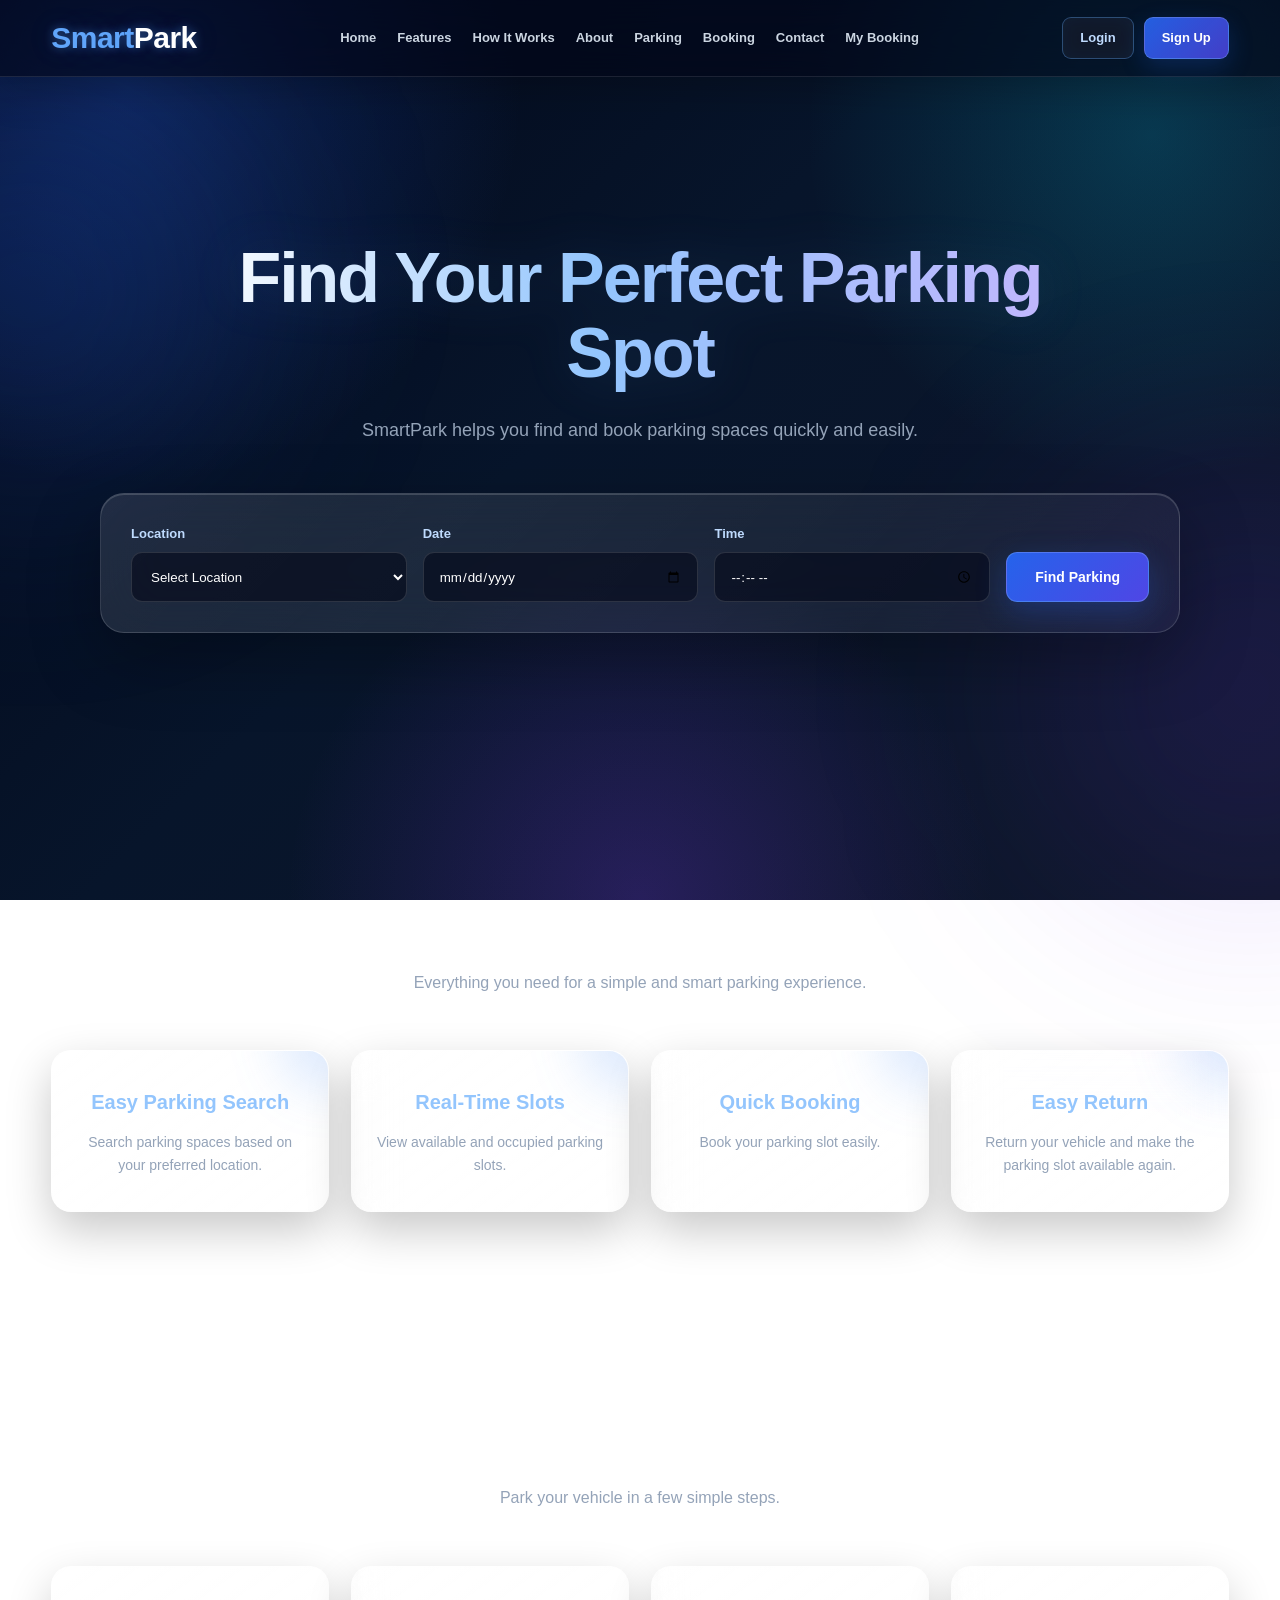
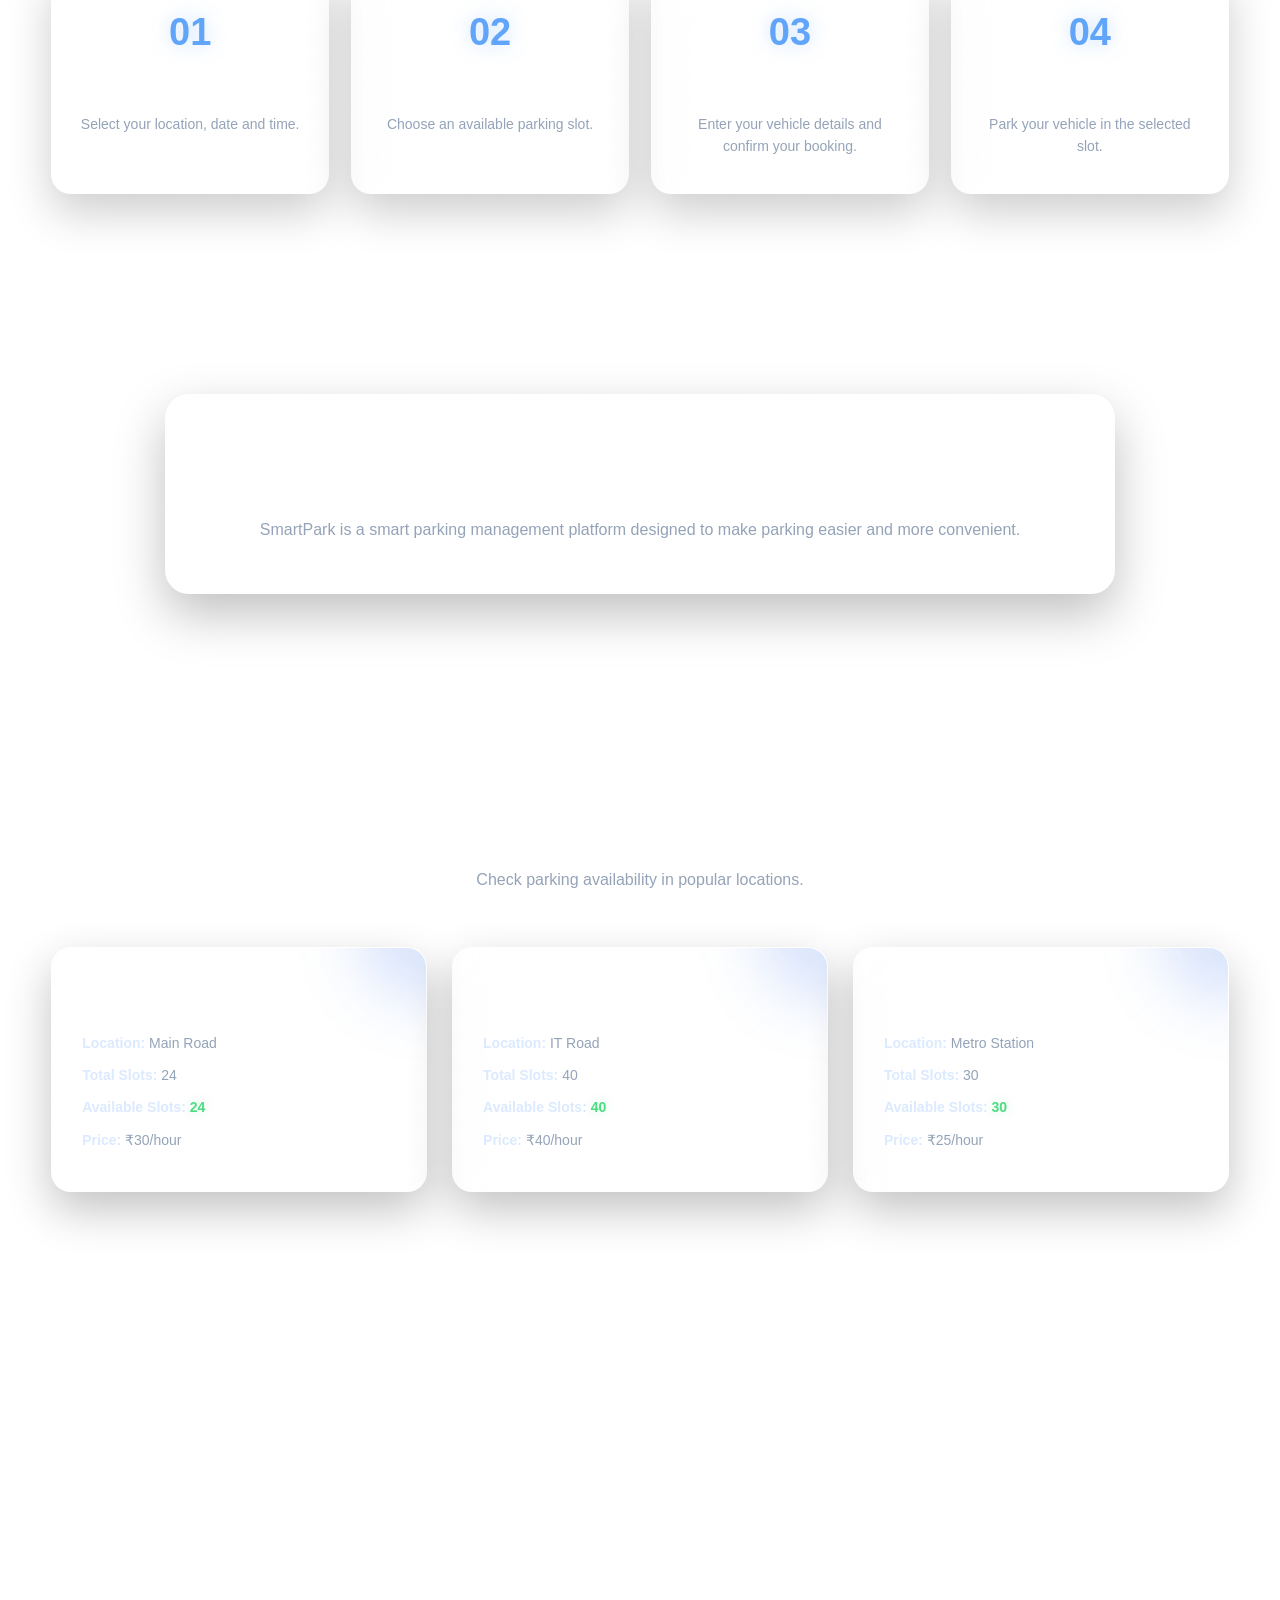
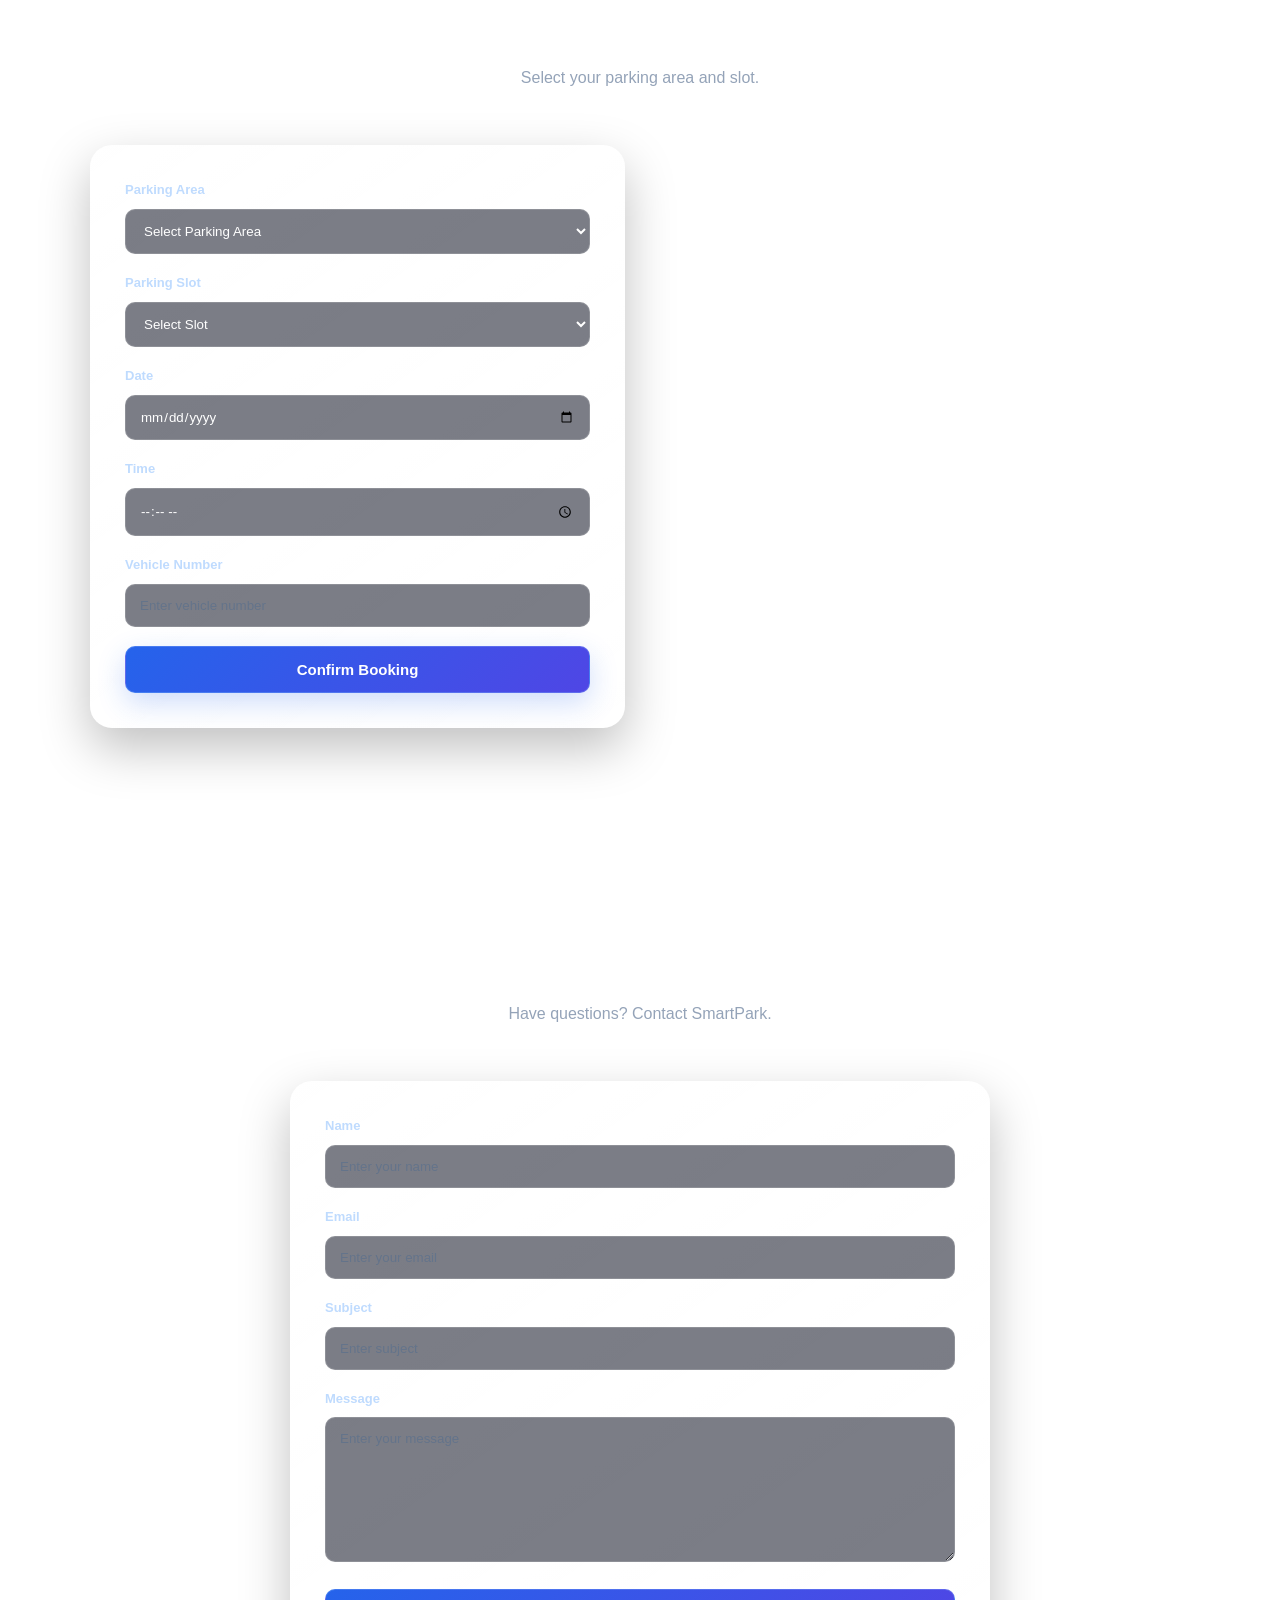
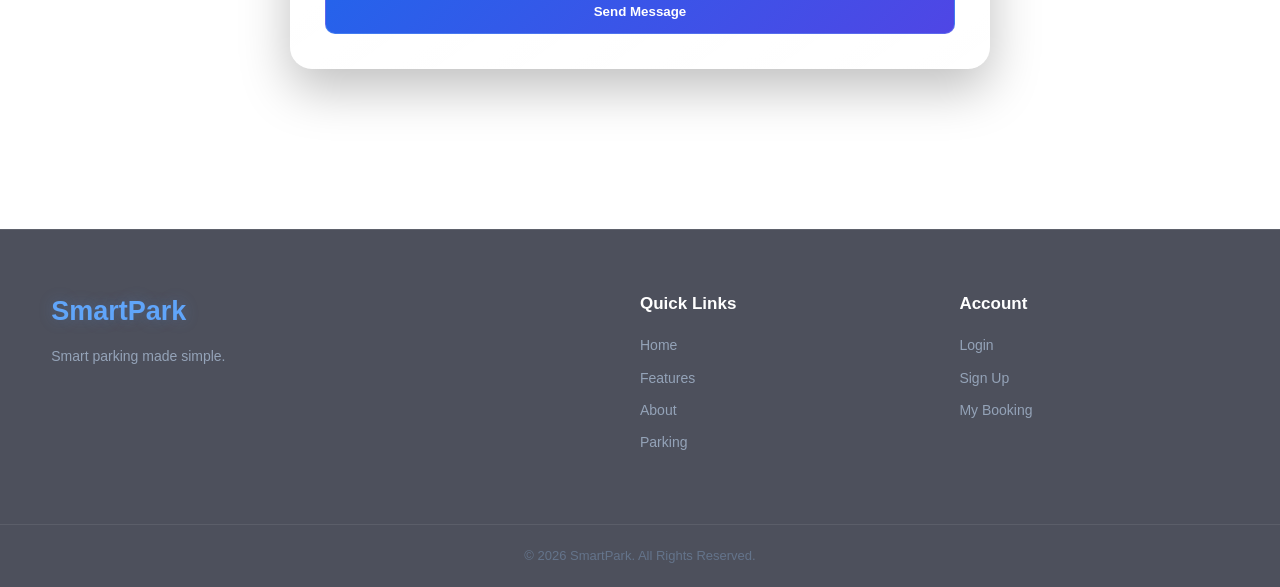
<file: index.html>
<!DOCTYPE html>
<html lang="en">

<head>
    <meta charset="UTF-8">
    <meta name="viewport" content="width=device-width, initial-scale=1.0">

    <title>SmartPark - Smart Parking Solution</title>

    <link rel="stylesheet" href="index.css">
</head>

<body>

<header class="header">

    <div class="container nav-container">

        <div class="logo">
            <h1>Smart<span>Park</span></h1>
        </div>


        <nav class="nav-menu">

            <a href="#Home">
                Home
            </a>

            <a href="#Features">
                Features
            </a>

            <a href="#HowItWorks">
                How It Works
            </a>

            <a href="#About">
                About
            </a>

            <a href="#Parking">
                Parking
            </a>

            <a href="#Booking">
                Booking
            </a>

            <a href="#Contact">
                Contact
            </a>

            <a href="dashboard.html">
                My Booking
            </a>

        </nav>


        <div
            class="auth-buttons"
            id="authButtons"
        >

            <a
                href="login.html"
                class="login-button"
                id="loginButton"
            >
                Login
            </a>


            <a
                href="signup.html"
                class="signup-button"
                id="signupButton"
            >
                Sign Up
            </a>


            <button
                type="button"
                class="logout-button"
                id="logoutButton"
                style="display: none;"
            >
                Logout
            </button>

        </div>

    </div>

</header>


<main>


<section
    class="home-section"
    id="Home"
>

    <div class="home-content">

        <h1>
            Find Your Perfect Parking Spot
        </h1>


        <p>
            SmartPark helps you find and book
            parking spaces quickly and easily.
        </p>


        <div class="search-container">


            <div class="search-field">

                <label for="location">
                    Location
                </label>


                <select id="location">

                    <option value="">
                        Select Location
                    </option>

                    <option value="Main Road">
                        Main Road
                    </option>

                    <option value="IT Road">
                        IT Road
                    </option>

                    <option value="Metro Station">
                        Metro Station
                    </option>

                </select>

            </div>


            <div class="search-field">

                <label for="date">
                    Date
                </label>


                <input
                    type="date"
                    id="date"
                >

            </div>


            <div class="search-field">

                <label for="time">
                    Time
                </label>


                <input
                    type="time"
                    id="time"
                >

            </div>


            <button
                type="button"
                id="searchBtn"
                class="search-button"
            >
                Find Parking
            </button>

        </div>

    </div>

</section>



<section
    class="section"
    id="Features"
>

    <div class="section-heading">

        <h2>
            SmartPark Features
        </h2>

        <p>
            Everything you need for a simple
            and smart parking experience.
        </p>

    </div>


    <div class="features-container">


        <div class="feature-card">

            <h3>
                Easy Parking Search
            </h3>

            <p>
                Search parking spaces based
                on your preferred location.
            </p>

        </div>


        <div class="feature-card">

            <h3>
                Real-Time Slots
            </h3>

            <p>
                View available and occupied
                parking slots.
            </p>

        </div>


        <div class="feature-card">

            <h3>
                Quick Booking
            </h3>

            <p>
                Book your parking slot easily.
            </p>

        </div>


        <div class="feature-card">

            <h3>
                Easy Return
            </h3>

            <p>
                Return your vehicle and make
                the parking slot available again.
            </p>

        </div>


    </div>

</section>



<section
    class="section"
    id="HowItWorks"
>

    <div class="section-heading">

        <h2>
            How It Works
        </h2>

        <p>
            Park your vehicle in a few
            simple steps.
        </p>

    </div>


    <div class="steps-container">


        <div class="step-card">

            <h3>
                01
            </h3>

            <h4>
                Search
            </h4>

            <p>
                Select your location,
                date and time.
            </p>

        </div>


        <div class="step-card">

            <h3>
                02
            </h3>

            <h4>
                Select Slot
            </h4>

            <p>
                Choose an available
                parking slot.
            </p>

        </div>


        <div class="step-card">

            <h3>
                03
            </h3>

            <h4>
                Book
            </h4>

            <p>
                Enter your vehicle details
                and confirm your booking.
            </p>

        </div>


        <div class="step-card">

            <h3>
                04
            </h3>

            <h4>
                Park
            </h4>

            <p>
                Park your vehicle in
                the selected slot.
            </p>

        </div>


    </div>

</section>



<section
    class="section about-section"
    id="About"
>

    <div class="section-heading">

        <h2>
            About SmartPark
        </h2>

        <p>
            SmartPark is a smart parking
            management platform designed
            to make parking easier and
            more convenient.
        </p>

    </div>

</section>



<section
    class="section"
    id="Parking"
>

    <div class="section-heading">

        <h2>
            Popular Parking Areas
        </h2>

        <p>
            Check parking availability
            in popular locations.
        </p>

    </div>


    <div
        id="parkingResults"
        class="parking-results"
    >


        <div class="parking-card">

            <h3>
                City Center Parking
            </h3>

            <p>
                <strong>
                    Location:
                </strong>

                Main Road
            </p>

            <p>
                <strong>
                    Total Slots:
                </strong>

                24
            </p>

            <p>
                <strong>
                    Available Slots:
                </strong>

                <span
                    class="available-slots"
                    data-parking="City Center Parking"
                >
                    24
                </span>
            </p>

            <p>
                <strong>
                    Price:
                </strong>

                ₹30/hour
            </p>

        </div>



        <div class="parking-card">

            <h3>
                Tech Park Parking
            </h3>

            <p>
                <strong>
                    Location:
                </strong>

                IT Road
            </p>

            <p>
                <strong>
                    Total Slots:
                </strong>

                40
            </p>

            <p>
                <strong>
                    Available Slots:
                </strong>

                <span
                    class="available-slots"
                    data-parking="Tech Park Parking"
                >
                    40
                </span>
            </p>

            <p>
                <strong>
                    Price:
                </strong>

                ₹40/hour
            </p>

        </div>



        <div class="parking-card">

            <h3>
                Metro Parking
            </h3>

            <p>
                <strong>
                    Location:
                </strong>

                Metro Station
            </p>

            <p>
                <strong>
                    Total Slots:
                </strong>

                30
            </p>

            <p>
                <strong>
                    Available Slots:
                </strong>

                <span
                    class="available-slots"
                    data-parking="Metro Parking"
                >
                    30
                </span>
            </p>

            <p>
                <strong>
                    Price:
                </strong>

                ₹25/hour
            </p>

        </div>


    </div>

</section>



<section class="section">

    <div id="slotsSection"></div>

</section>



<section
    class="section booking-section"
    id="Booking"
>

    <div class="section-heading">

        <h2>
            Book Your Parking Slot
        </h2>

        <p>
            Select your parking area
            and slot.
        </p>

    </div>


    <div class="booking-container">


        <div class="booking-form">


            <div class="form-group">

                <label for="bookingParking">
                    Parking Area
                </label>


                <select id="bookingParking">

                    <option value="">
                        Select Parking Area
                    </option>

                </select>

            </div>



            <div class="form-group">

                <label for="bookingSlot">
                    Parking Slot
                </label>


                <select id="bookingSlot">

                    <option value="">
                        Select Slot
                    </option>

                </select>

            </div>



            <div class="form-group">

                <label for="bookingDate">
                    Date
                </label>


                <input
                    type="date"
                    id="bookingDate"
                >

            </div>



            <div class="form-group">

                <label for="bookingTime">
                    Time
                </label>


                <input
                    type="time"
                    id="bookingTime"
                >

            </div>



            <div class="form-group">

                <label for="vehicleNumber">
                    Vehicle Number
                </label>


                <input
                    type="text"
                    id="vehicleNumber"
                    placeholder="Enter vehicle number"
                >

            </div>



            <button
                type="button"
                class="confirm-button"
            >
                Confirm Booking
            </button>


        </div>


        <div id="bookingConfirmation"></div>


    </div>

</section>



<section
    class="section contact-section"
    id="Contact"
>

    <div class="section-heading">

        <h2>
            Contact Us
        </h2>

        <p>
            Have questions?
            Contact SmartPark.
        </p>

    </div>


    <div class="contact-container">


        <div class="contact-form">


            <div class="form-group">

                <label for="contactName">
                    Name
                </label>


                <input
                    type="text"
                    id="contactName"
                    placeholder="Enter your name"
                >

            </div>



            <div class="form-group">

                <label for="contactEmail">
                    Email
                </label>


                <input
                    type="email"
                    id="contactEmail"
                    placeholder="Enter your email"
                >

            </div>



            <div class="form-group">

                <label for="contactSubject">
                    Subject
                </label>


                <input
                    type="text"
                    id="contactSubject"
                    placeholder="Enter subject"
                >

            </div>



            <div class="form-group">

                <label for="contactMessage">
                    Message
                </label>


                <textarea
                    id="contactMessage"
                    placeholder="Enter your message"
                ></textarea>

            </div>



            <button
                type="button"
                class="contact-button"
            >
                Send Message
            </button>


        </div>

    </div>

</section>


</main>



<footer class="footer">


    <div class="footer-container">


        <div class="footer-section">

            <h2>
                SmartPark
            </h2>

            <p>
                Smart parking made simple.
            </p>

        </div>



        <div class="footer-section">

            <h3>
                Quick Links
            </h3>


            <a href="#Home">
                Home
            </a>


            <a href="#Features">
                Features
            </a>


            <a href="#About">
                About
            </a>


            <a href="#Parking">
                Parking
            </a>

        </div>



        <div class="footer-section">

            <h3>
                Account
            </h3>


            <a href="login.html">
                Login
            </a>


            <a href="signup.html">
                Sign Up
            </a>


            <a href="dashboard.html">
                My Booking
            </a>

        </div>


    </div>



    <div class="footer-bottom">

        <p>
            © 2026 SmartPark. All Rights Reserved.
        </p>

    </div>


</footer>



<script src="index.js"></script>

</body>

</html>
</file>
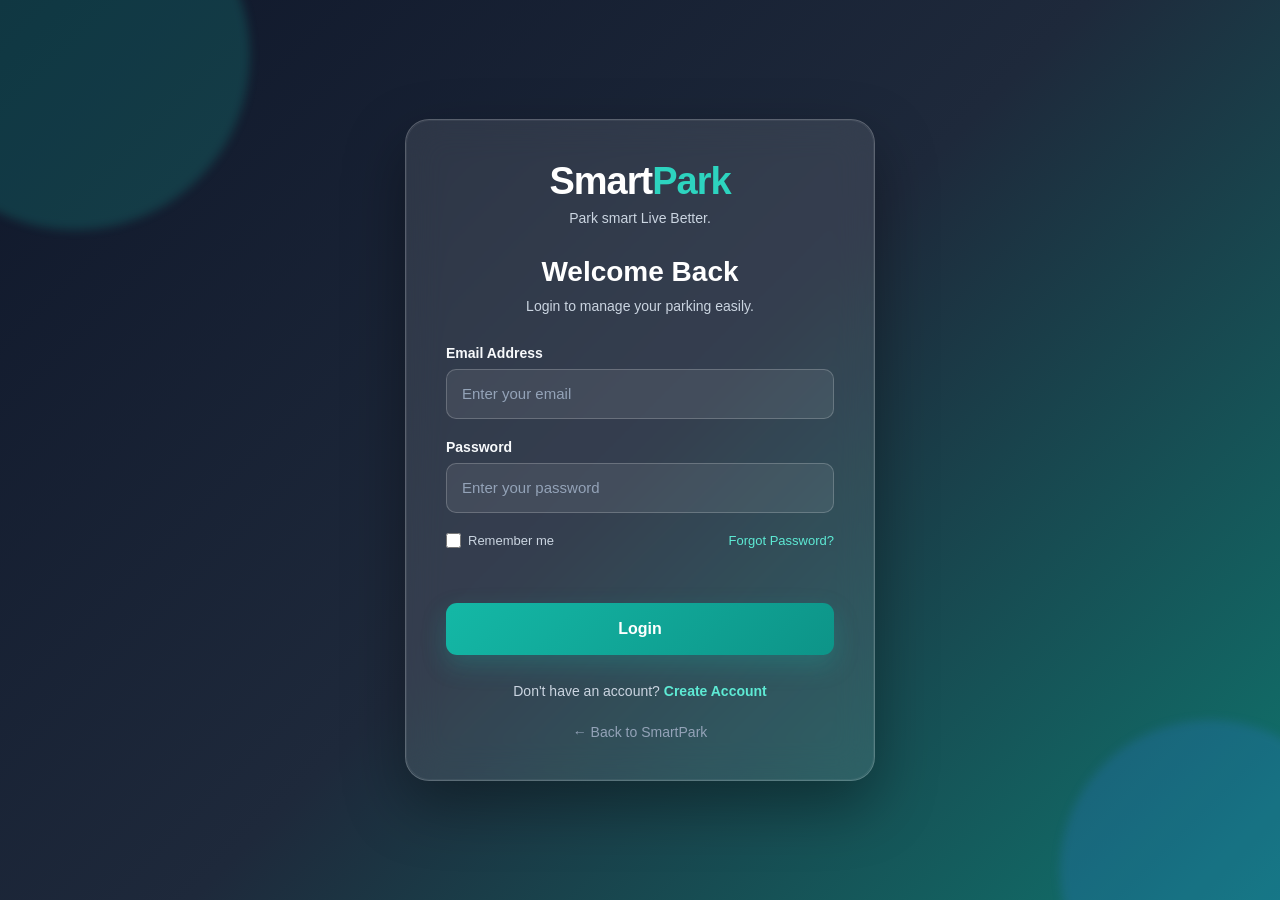
<file: dashboard.html>
<!DOCTYPE html>
<html lang="en">

<head>
    <meta charset="UTF-8">
    <meta name="viewport" content="width=device-width, initial-scale=1.0">

    <title>SmartPark - Dashboard</title>

    <link rel="stylesheet" href="dashboard.css">
</head>

<body>

    <header class="dashboard-header">

        <div class="logo">
            <h1>Smart<span>Park</span></h1>
        </div>

        <button id="logoutButton" class="logout-button">
            Logout
        </button>

    </header>


    <main>

        <section class="welcome-section">

            <h2>
                Welcome, <span id="userName">User</span>
            </h2>

            <p>
                Manage your parking easily from your dashboard.
            </p>

        </section>


        <section class="dashboard-section">

            <div class="dashboard-container">

                <div class="dashboard-card">

                    <h3>Find Parking</h3>

                    <p>
                        Search and book an available parking slot.
                    </p>

                    <a href="index.html#Home" class="dashboard-button">
                        Find Parking
                    </a>

                </div>


                <div class="dashboard-card">

                    <h3>My Booking</h3>

                    <p>
                        View your current parking booking details.
                    </p>

                    <button id="viewBookingButton" class="dashboard-button">
                        View Booking
                    </button>

                </div>


                <div class="dashboard-card">

                    <h3>Return Car</h3>

                    <p>
                        Return your vehicle and release your parking slot.
                    </p>

                    <button id="returnCarButton" class="dashboard-button">
                        Return Car
                    </button>

                </div>


                <div class="dashboard-card">

                    <h3>Profile</h3>

                    <p>
                        View your account information.
                    </p>

                    <button id="profileButton" class="dashboard-button">
                        View Profile
                    </button>

                </div>

            </div>

        </section>


        <section id="bookingSummary" class="booking-summary">

            <h2>My Booking</h2>

            <div id="bookingDetails">

                <p>
                    No active booking found.
                </p>

            </div>

        </section>


        <section id="profileDetails" class="profile-section">

            <h2>Profile</h2>

            <div class="profile-card">

                <p>
                    <strong>First Name:</strong>
                    <span id="profileFirstName"></span>
                </p>

                <p>
                    <strong>Last Name:</strong>
                    <span id="profileLastName"></span>
                </p>

                <p>
                    <strong>Email:</strong>
                    <span id="profileEmail"></span>
                </p>

            </div>

        </section>


        <section id="returnSection" class="return-section">

            <div id="returnForm">

            </div>

        </section>

    </main>


    <footer class="dashboard-footer">

        <p>
            © 2026 SmartPark. All rights reserved.
        </p>

    </footer>


    <script src="dashboard.js"></script>

</body>

</html>
```
</file>
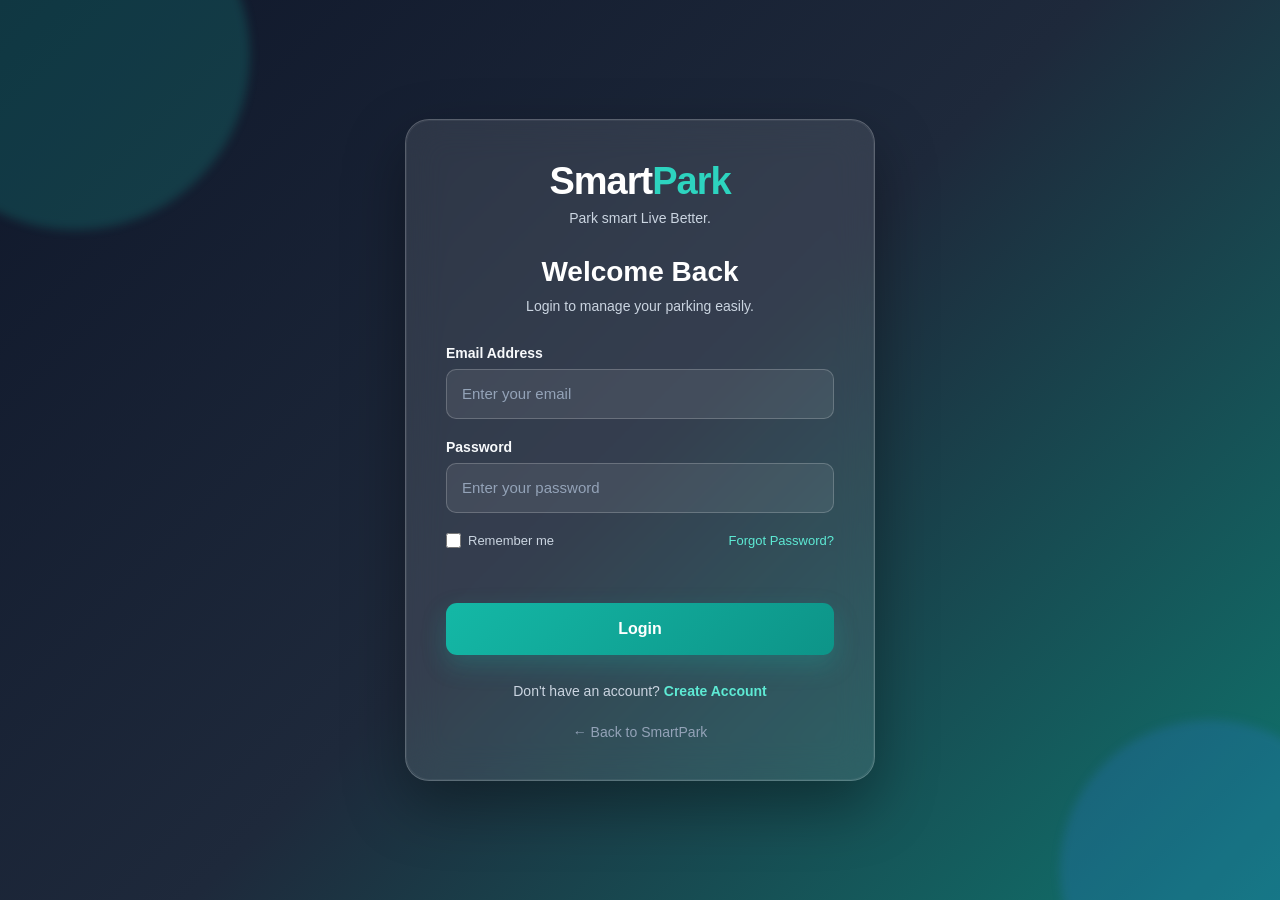
<file: login.html>
<!DOCTYPE html>
<html lang="en">
<head>
    <meta charset="UTF-8">
    <meta name="viewport" content="width=device-width, initial-scale=1.0">

    <title>Login - SmartPark</title>

    <link rel="stylesheet" href="login.css">
</head>

<body>

    <div class="login-page">

        <div class="login-card">

            <div class="login-logo">
                <h1>Smart<span>Park</span></h1>
                <p>Park smart Live Better.</p>
            </div>

            <div class="login-heading">
                <h2>Welcome Back</h2>
                <p>Login to manage your parking easily.</p>
            </div>

            <form id="loginForm">

                <div class="login-field">
                    <label for="loginEmail">Email Address</label>

                    <input
                        type="email"
                        id="loginEmail"
                        placeholder="Enter your email"
                        autocomplete="email"
                    >
                </div>

                <div class="login-field">
                    <label for="loginPassword">Password</label>

                    <input
                        type="password"
                        id="loginPassword"
                        placeholder="Enter your password"
                        autocomplete="current-password"
                    >
                </div>

                <div class="login-options">

                    <label>
                        <input
                            type="checkbox"
                            id="rememberMe"
                        >
                        Remember me
                    </label>

                    <a href="#">Forgot Password?</a>

                </div>

                <p id="loginMessage"></p>

                <button
                    type="button"
                    id="loginButton"
                >
                    Login
                </button>

            </form>

            <p class="signup-link">
                Don't have an account?
                <a href="signup.html">Create Account</a>
            </p>

            <a
                class="back-home"
                href="index.html"
            >
                ← Back to SmartPark
            </a>

        </div>

    </div>

    <script>

        const loginButton =
            document.getElementById("loginButton");

        loginButton.addEventListener("click", function () {

            const email =
                document.getElementById("loginEmail").value.trim();

            const password =
                document.getElementById("loginPassword").value;

            if (email === "") {
                alert("Please enter your email");
                return;
            }

            if (password === "") {
                alert("Please enter your password");
                return;
            }

            const savedUser =
                localStorage.getItem("smartParkUser");

            if (savedUser === null) {
                alert("No account found. Please create an account first.");
                return;
            }

            const user =
                JSON.parse(savedUser);

            if (
                email === user.email &&
                password === user.password
            ) {

                localStorage.setItem(
                    "smartParkLoggedIn",
                    "true"
                );

                localStorage.setItem(
                    "smartParkUserName",
                    user.firstName
                );

                alert("Login successful!");

                window.location.href =
                    "dashboard.html";

            } else {

                alert("Invalid email or password");

            }

        });

    </script>

</body>
</html>
</file>
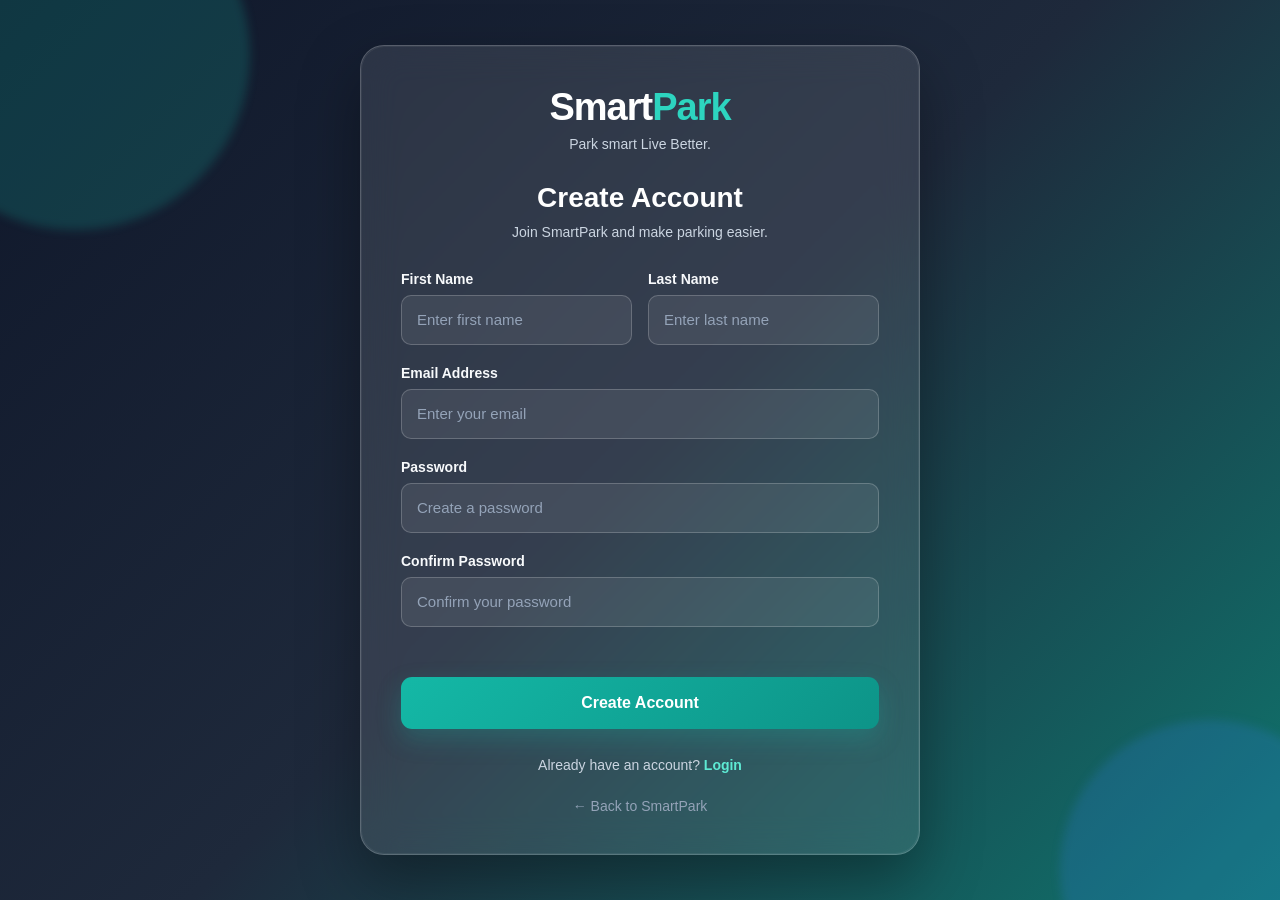
<file: signup.html>
<!DOCTYPE html>
<html lang="en">
<head>
    <meta charset="UTF-8">
    <meta name="viewport" content="width=device-width, initial-scale=1.0">

    <title>Sign Up - SmartPark</title>

    <link rel="stylesheet" href="./login.css">
</head>

<body>

    <div class="signup-page">

        <div class="signup-card">

            <div class="signup-logo">
                <h1>Smart<span>Park</span></h1>
                <p>Park smart Live Better.</p>
            </div>

            <div class="signup-heading">
                <h2>Create Account</h2>
                <p>Join SmartPark and make parking easier.</p>
            </div>

            <form id="signupForm">

                <div class="name-row">

                    <div class="signup-field">
                        <label for="firstName">First Name</label>

                        <input
                            type="text"
                            id="firstName"
                            placeholder="Enter first name"
                            autocomplete="given-name"
                        >
                    </div>

                    <div class="signup-field">
                        <label for="lastName">Last Name</label>

                        <input
                            type="text"
                            id="lastName"
                            placeholder="Enter last name"
                            autocomplete="family-name"
                        >
                    </div>

                </div>

                <div class="signup-field">

                    <label for="signupEmail">Email Address</label>

                    <input
                        type="email"
                        id="signupEmail"
                        placeholder="Enter your email"
                        autocomplete="email"
                    >

                </div>

                <div class="signup-field">

                    <label for="signupPassword">Password</label>

                    <input
                        type="password"
                        id="signupPassword"
                        placeholder="Create a password"
                        autocomplete="new-password"
                    >

                </div>

                <div class="signup-field">

                    <label for="confirmPassword">Confirm Password</label>

                    <input
                        type="password"
                        id="confirmPassword"
                        placeholder="Confirm your password"
                        autocomplete="new-password"
                    >

                </div>

                <p id="signupMessage"></p>

                <button
                    type="button"
                    id="signupButton"
                >
                    Create Account
                </button>

            </form>

            <p class="login-link">
                Already have an account?
                <a href="login.html">Login</a>
            </p>

            <a
                class="back-home"
                href="index.html"
            >
                ← Back to SmartPark
            </a>

        </div>

    </div>

    <script src="./signup.js"></script>

</body>
</html>
</file>
<file: index.css>
* {
    margin: 0;
    padding: 0;
    box-sizing: border-box;
}

html {
    scroll-behavior: smooth;
}

body {
    font-family: Arial, Helvetica, sans-serif;
    color: #ffffff;
    background:
        radial-gradient(circle at 10% 10%, rgba(37, 99, 235, 0.30), transparent 28%),
        radial-gradient(circle at 90% 15%, rgba(6, 182, 212, 0.22), transparent 25%),
        radial-gradient(circle at 50% 100%, rgba(124, 58, 237, 0.25), transparent 32%),
        linear-gradient(135deg, #020617 0%, #07152b 45%, #0f172a 100%);
    background-attachment: fixed;
    min-height: 100vh;
    line-height: 1.6;
    overflow-x: hidden;
}

body::before {
    content: "";
    position: fixed;
    width: 420px;
    height: 420px;
    top: 80px;
    left: -180px;
    border-radius: 50%;
    background: rgba(37, 99, 235, 0.16);
    filter: blur(110px);
    pointer-events: none;
    z-index: -1;
}

body::after {
    content: "";
    position: fixed;
    width: 420px;
    height: 420px;
    right: -180px;
    bottom: 0;
    border-radius: 50%;
    background: rgba(124, 58, 237, 0.14);
    filter: blur(120px);
    pointer-events: none;
    z-index: -1;
}

a {
    text-decoration: none;
    color: inherit;
}

button,
input,
select,
textarea {
    font-family: inherit;
}

button {
    cursor: pointer;
}

.container {
    width: 92%;
    max-width: 1280px;
    margin: auto;
}


/* HEADER */

.header {
    position: sticky;
    top: 0;
    z-index: 1000;
    width: 100%;
    background: rgba(2, 6, 23, 0.62);
    border-bottom: 1px solid rgba(255, 255, 255, 0.10);
    backdrop-filter: blur(24px);
    -webkit-backdrop-filter: blur(24px);
    box-shadow:
        0 10px 40px rgba(0, 0, 0, 0.25);
}

.nav-container {
    min-height: 76px;
    display: flex;
    align-items: center;
    justify-content: space-between;
    gap: 20px;
}

.logo h1 {
    font-size: 30px;
    font-weight: 800;
    letter-spacing: -0.5px;
    color: #60a5fa;
    text-shadow:
        0 0 10px rgba(96, 165, 250, 0.45),
        0 0 30px rgba(59, 130, 246, 0.20);
}

.logo span {
    color: #ffffff;
}

.nav-menu {
    display: flex;
    align-items: center;
    justify-content: center;
    gap: 21px;
}

.nav-menu a {
    position: relative;
    color: #cbd5e1;
    font-size: 13px;
    font-weight: 600;
    transition: 0.3s ease;
}

.nav-menu a::after {
    content: "";
    position: absolute;
    width: 0;
    height: 2px;
    left: 50%;
    bottom: -8px;
    border-radius: 10px;
    background: #60a5fa;
    box-shadow: 0 0 10px #60a5fa;
    transform: translateX(-50%);
    transition: 0.3s ease;
}

.nav-menu a:hover {
    color: #ffffff;
}

.nav-menu a:hover::after {
    width: 100%;
}

.auth-buttons {
    display: flex;
    align-items: center;
    gap: 10px;
}

.login-button,
.signup-button {
    padding: 10px 17px;
    border-radius: 9px;
    font-size: 13px;
    font-weight: 700;
    transition: 0.3s ease;
}

.login-button {
    color: #bfdbfe;
    background: rgba(255, 255, 255, 0.06);
    border: 1px solid rgba(96, 165, 250, 0.35);
    backdrop-filter: blur(10px);
}

.login-button:hover {
    color: #ffffff;
    background: rgba(59, 130, 246, 0.20);
    border-color: #60a5fa;
    box-shadow: 0 0 20px rgba(59, 130, 246, 0.25);
}

.signup-button {
    color: #ffffff;
    background: linear-gradient(
        135deg,
        rgba(37, 99, 235, 0.95),
        rgba(79, 70, 229, 0.85)
    );
    border: 1px solid rgba(147, 197, 253, 0.30);
    box-shadow:
        0 8px 25px rgba(37, 99, 235, 0.22);
}

.signup-button:hover {
    transform: translateY(-2px);
    box-shadow:
        0 10px 30px rgba(37, 99, 235, 0.40),
        0 0 25px rgba(96, 165, 250, 0.20);
}

.logout-button {
    padding: 10px 18px;
    border: 1px solid rgba(248, 113, 113, 0.35);
    border-radius: 9px;
    background: rgba(239, 68, 68, 0.72);
    color: #ffffff;
    font-size: 13px;
    font-weight: 700;
    transition: 0.3s ease;
}

.logout-button:hover {
    background: rgba(220, 38, 38, 0.90);
    transform: translateY(-2px);
    box-shadow: 0 0 22px rgba(239, 68, 68, 0.30);
}


/* HOME */

.home-section {
    min-height: 720px;
    display: flex;
    align-items: center;
    justify-content: center;
    padding: 100px 20px;
    position: relative;
}

.home-content {
    width: 100%;
    max-width: 1120px;
    text-align: center;
}

.home-content h1 {
    max-width: 900px;
    margin: 0 auto 24px;
    font-size: clamp(42px, 6vw, 70px);
    line-height: 1.08;
    font-weight: 800;
    letter-spacing: -2px;
    background: linear-gradient(
        90deg,
        #ffffff 0%,
        #93c5fd 45%,
        #c4b5fd 100%
    );
    -webkit-background-clip: text;
    -webkit-text-fill-color: transparent;
    filter: drop-shadow(
        0 0 25px rgba(96, 165, 250, 0.12)
    );
}

.home-content > p {
    max-width: 720px;
    margin: auto;
    margin-bottom: 48px;
    color: #94a3b8;
    font-size: 18px;
}


/* SEARCH */

.search-container {
    width: 100%;
    max-width: 1080px;
    margin: auto;
    padding: 30px;
    display: flex;
    align-items: end;
    gap: 16px;
    background:
        linear-gradient(
            135deg,
            rgba(255, 255, 255, 0.11),
            rgba(255, 255, 255, 0.045)
        );
    border: 1px solid rgba(255, 255, 255, 0.15);
    border-radius: 24px;
    backdrop-filter: blur(28px);
    -webkit-backdrop-filter: blur(28px);
    box-shadow:
        0 25px 70px rgba(0, 0, 0, 0.30),
        inset 0 1px rgba(255, 255, 255, 0.16);
}

.search-field {
    flex: 1;
    text-align: left;
}

.search-field label {
    display: block;
    margin-bottom: 8px;
    color: #bfdbfe;
    font-size: 13px;
    font-weight: 700;
}

.search-field input,
.search-field select {
    width: 100%;
    height: 50px;
    padding: 0 15px;
    color: #ffffff;
    background: rgba(2, 6, 23, 0.55);
    border: 1px solid rgba(255, 255, 255, 0.13);
    border-radius: 11px;
    outline: none;
    transition: 0.3s ease;
}

.search-field input::placeholder {
    color: #64748b;
}

.search-field select option {
    background: #0f172a;
    color: #ffffff;
}

.search-field input:focus,
.search-field select:focus {
    border-color: rgba(96, 165, 250, 0.75);
    box-shadow:
        0 0 0 3px rgba(59, 130, 246, 0.08),
        0 0 22px rgba(59, 130, 246, 0.16);
}

.search-button {
    height: 50px;
    padding: 0 28px;
    border: 1px solid rgba(147, 197, 253, 0.30);
    border-radius: 11px;
    color: #ffffff;
    background: linear-gradient(
        135deg,
        #2563eb,
        #4f46e5
    );
    font-size: 14px;
    font-weight: 700;
    white-space: nowrap;
    box-shadow:
        0 10px 30px rgba(37, 99, 235, 0.28);
    transition: 0.3s ease;
}

.search-button:hover {
    transform: translateY(-3px);
    box-shadow:
        0 15px 35px rgba(37, 99, 235, 0.40),
        0 0 25px rgba(96, 165, 250, 0.15);
}


/* SECTIONS */

.section {
    width: 92%;
    max-width: 1200px;
    margin: auto;
    padding: 100px 0;
}

.section-heading {
    text-align: center;
    margin-bottom: 55px;
}

.section-heading h2 {
    margin-bottom: 12px;
    color: #ffffff;
    font-size: 38px;
    font-weight: 800;
    letter-spacing: -0.7px;
}

.section-heading p {
    color: #94a3b8;
    font-size: 16px;
}


/* FEATURE CARDS */

.features-container {
    display: grid;
    grid-template-columns: repeat(4, 1fr);
    gap: 22px;
}

.feature-card {
    position: relative;
    padding: 35px 24px;
    text-align: center;
    overflow: hidden;
    background:
        linear-gradient(
            145deg,
            rgba(255, 255, 255, 0.105),
            rgba(255, 255, 255, 0.035)
        );
    border: 1px solid rgba(255, 255, 255, 0.13);
    border-radius: 20px;
    backdrop-filter: blur(22px);
    -webkit-backdrop-filter: blur(22px);
    box-shadow:
        0 18px 45px rgba(0, 0, 0, 0.22),
        inset 0 1px rgba(255, 255, 255, 0.13);
    transition: 0.35s ease;
}

.feature-card::before {
    content: "";
    position: absolute;
    width: 100px;
    height: 100px;
    top: -60px;
    right: -50px;
    border-radius: 50%;
    background: rgba(59, 130, 246, 0.16);
    filter: blur(25px);
}

.feature-card:hover {
    transform: translateY(-10px);
    border-color: rgba(96, 165, 250, 0.38);
    box-shadow:
        0 25px 55px rgba(0, 0, 0, 0.30),
        0 0 30px rgba(59, 130, 246, 0.12);
}

.feature-card h3 {
    margin-bottom: 13px;
    color: #93c5fd;
    font-size: 20px;
}

.feature-card p {
    color: #94a3b8;
    font-size: 14px;
}


/* HOW IT WORKS */

.steps-container {
    display: grid;
    grid-template-columns: repeat(4, 1fr);
    gap: 22px;
}

.step-card {
    padding: 35px 24px;
    text-align: center;
    background:
        linear-gradient(
            145deg,
            rgba(255, 255, 255, 0.10),
            rgba(255, 255, 255, 0.035)
        );
    border: 1px solid rgba(255, 255, 255, 0.13);
    border-radius: 20px;
    backdrop-filter: blur(20px);
    -webkit-backdrop-filter: blur(20px);
    box-shadow:
        0 18px 45px rgba(0, 0, 0, 0.20),
        inset 0 1px rgba(255, 255, 255, 0.12);
    transition: 0.35s ease;
}

.step-card:hover {
    transform: translateY(-8px);
    border-color: rgba(129, 140, 248, 0.40);
    box-shadow:
        0 22px 50px rgba(0, 0, 0, 0.28),
        0 0 25px rgba(99, 102, 241, 0.12);
}

.step-card h3 {
    margin-bottom: 10px;
    color: #60a5fa;
    font-size: 38px;
    text-shadow:
        0 0 18px rgba(96, 165, 250, 0.35);
}

.step-card h4 {
    margin-bottom: 10px;
    color: #ffffff;
    font-size: 19px;
}

.step-card p {
    color: #94a3b8;
    font-size: 14px;
}


/* ABOUT */

.about-section {
    max-width: 950px;
    text-align: center;
}

.about-section .section-heading {
    margin-bottom: 0;
    padding: 50px;
    background:
        linear-gradient(
            145deg,
            rgba(255, 255, 255, 0.105),
            rgba(255, 255, 255, 0.035)
        );
    border: 1px solid rgba(255, 255, 255, 0.14);
    border-radius: 24px;
    backdrop-filter: blur(22px);
    -webkit-backdrop-filter: blur(22px);
    box-shadow:
        0 20px 50px rgba(0, 0, 0, 0.25),
        inset 0 1px rgba(255, 255, 255, 0.12);
}


/* PARKING */

.parking-results {
    display: grid;
    grid-template-columns: repeat(3, 1fr);
    gap: 25px;
}

.parking-card {
    position: relative;
    overflow: hidden;
    padding: 30px;
    background:
        linear-gradient(
            145deg,
            rgba(255, 255, 255, 0.105),
            rgba(255, 255, 255, 0.035)
        );
    border: 1px solid rgba(255, 255, 255, 0.14);
    border-radius: 20px;
    backdrop-filter: blur(22px);
    -webkit-backdrop-filter: blur(22px);
    box-shadow:
        0 18px 45px rgba(0, 0, 0, 0.24),
        inset 0 1px rgba(255, 255, 255, 0.12);
    transition: 0.35s ease;
}

.parking-card::before {
    content: "";
    position: absolute;
    width: 140px;
    height: 140px;
    top: -85px;
    right: -70px;
    border-radius: 50%;
    background: rgba(37, 99, 235, 0.17);
    filter: blur(30px);
}

.parking-card:hover {
    transform: translateY(-9px);
    border-color: rgba(96, 165, 250, 0.42);
    box-shadow:
        0 25px 55px rgba(0, 0, 0, 0.30),
        0 0 30px rgba(59, 130, 246, 0.12);
}

.parking-card h3 {
    position: relative;
    margin-bottom: 18px;
    color: #ffffff;
    font-size: 22px;
}

.parking-card p {
    position: relative;
    margin-bottom: 10px;
    color: #94a3b8;
    font-size: 14px;
}

.parking-card strong {
    color: #dbeafe;
}

.available-slots,
.search-available-slots {
    color: #4ade80;
    font-weight: 800;
    text-shadow:
        0 0 12px rgba(74, 222, 128, 0.25);
}

.view-slots-button {
    width: 100%;
    margin-top: 16px;
    padding: 12px;
    border: 1px solid rgba(147, 197, 253, 0.28);
    border-radius: 10px;
    color: #ffffff;
    background: linear-gradient(
        135deg,
        rgba(37, 99, 235, 0.82),
        rgba(79, 70, 229, 0.72)
    );
    font-size: 14px;
    font-weight: 700;
    transition: 0.3s ease;
}

.view-slots-button:hover {
    transform: translateY(-2px);
    background: linear-gradient(
        135deg,
        rgba(59, 130, 246, 0.95),
        rgba(99, 102, 241, 0.90)
    );
    box-shadow:
        0 10px 25px rgba(37, 99, 235, 0.25);
}

.no-result {
    grid-column: 1 / -1;
    padding: 50px;
    text-align: center;
    background:
        rgba(255, 255, 255, 0.07);
    border: 1px solid rgba(255, 255, 255, 0.13);
    border-radius: 20px;
    backdrop-filter: blur(20px);
}

.no-result h3 {
    margin-bottom: 8px;
    color: #ffffff;
}

.no-result p {
    color: #94a3b8;
}


/* SLOTS */

.slots-container {
    padding: 38px;
    background:
        linear-gradient(
            145deg,
            rgba(255, 255, 255, 0.105),
            rgba(255, 255, 255, 0.035)
        );
    border: 1px solid rgba(255, 255, 255, 0.15);
    border-radius: 24px;
    backdrop-filter: blur(24px);
    -webkit-backdrop-filter: blur(24px);
    box-shadow:
        0 25px 60px rgba(0, 0, 0, 0.27),
        inset 0 1px rgba(255, 255, 255, 0.13);
}

.slots-container h2 {
    margin-bottom: 8px;
    color: #ffffff;
    font-size: 30px;
}

.slots-container > p {
    margin-bottom: 8px;
    color: #94a3b8;
}

.slot-grid {
    display: grid;
    grid-template-columns: repeat(6, 1fr);
    gap: 14px;
    margin: 32px 0;
}

.slot {
    min-height: 54px;
    border-radius: 11px;
    font-size: 14px;
    font-weight: 800;
    transition: 0.25s ease;
}

.slot.available {
    color: #86efac;
    background:
        linear-gradient(
            145deg,
            rgba(34, 197, 94, 0.17),
            rgba(34, 197, 94, 0.06)
        );
    border: 1px solid rgba(74, 222, 128, 0.48);
    box-shadow:
        inset 0 1px rgba(255, 255, 255, 0.08);
}

.slot.available:hover {
    color: #ffffff;
    background: rgba(34, 197, 94, 0.55);
    transform: translateY(-3px) scale(1.02);
    box-shadow:
        0 8px 25px rgba(34, 197, 94, 0.22),
        0 0 18px rgba(74, 222, 128, 0.18);
}

.slot.occupied {
    color: #fca5a5;
    background:
        linear-gradient(
            145deg,
            rgba(239, 68, 68, 0.16),
            rgba(239, 68, 68, 0.05)
        );
    border: 1px solid rgba(248, 113, 113, 0.42);
    cursor: not-allowed;
}

.back-button {
    padding: 11px 22px;
    border: 1px solid rgba(255, 255, 255, 0.15);
    border-radius: 10px;
    color: #ffffff;
    background: rgba(100, 116, 139, 0.35);
    font-weight: 700;
    transition: 0.3s ease;
}

.back-button:hover {
    background: rgba(100, 116, 139, 0.60);
    transform: translateY(-2px);
}


/* BOOKING */

.booking-section {
    max-width: 1100px;
}

.booking-container {
    display: grid;
    grid-template-columns: 1fr 1fr;
    gap: 30px;
    align-items: start;
}

.booking-form {
    padding: 34px;
    background:
        linear-gradient(
            145deg,
            rgba(255, 255, 255, 0.105),
            rgba(255, 255, 255, 0.035)
        );
    border: 1px solid rgba(255, 255, 255, 0.14);
    border-radius: 22px;
    backdrop-filter: blur(24px);
    -webkit-backdrop-filter: blur(24px);
    box-shadow:
        0 20px 50px rgba(0, 0, 0, 0.25),
        inset 0 1px rgba(255, 255, 255, 0.12);
}

.form-group {
    margin-bottom: 19px;
}

.form-group label {
    display: block;
    margin-bottom: 8px;
    color: #bfdbfe;
    font-size: 13px;
    font-weight: 700;
}

.form-group input,
.form-group select,
.form-group textarea {
    width: 100%;
    padding: 13px 14px;
    color: #ffffff;
    background: rgba(2, 6, 23, 0.52);
    border: 1px solid rgba(255, 255, 255, 0.14);
    border-radius: 10px;
    outline: none;
    transition: 0.3s ease;
}

.form-group input::placeholder,
.form-group textarea::placeholder {
    color: #64748b;
}

.form-group select option {
    background: #0f172a;
    color: #ffffff;
}

.form-group input:focus,
.form-group select:focus,
.form-group textarea:focus {
    border-color: rgba(96, 165, 250, 0.75);
    box-shadow:
        0 0 0 3px rgba(59, 130, 246, 0.07),
        0 0 20px rgba(59, 130, 246, 0.14);
}

.confirm-button {
    width: 100%;
    padding: 14px;
    border: 1px solid rgba(147, 197, 253, 0.28);
    border-radius: 10px;
    color: #ffffff;
    background: linear-gradient(
        135deg,
        #2563eb,
        #4f46e5
    );
    font-size: 15px;
    font-weight: 800;
    transition: 0.3s ease;
    box-shadow:
        0 10px 28px rgba(37, 99, 235, 0.22);
}

.confirm-button:hover {
    transform: translateY(-2px);
    box-shadow:
        0 14px 35px rgba(37, 99, 235, 0.35);
}


/* BOOKING CONFIRMATION */

.booking-confirmation {
    padding: 32px;
    background:
        linear-gradient(
            145deg,
            rgba(255, 255, 255, 0.105),
            rgba(255, 255, 255, 0.035)
        );
    border: 1px solid rgba(74, 222, 128, 0.25);
    border-radius: 22px;
    backdrop-filter: blur(24px);
    -webkit-backdrop-filter: blur(24px);
    box-shadow:
        0 20px 50px rgba(0, 0, 0, 0.25),
        0 0 30px rgba(34, 197, 94, 0.07);
}

.booking-confirmation h2 {
    margin-bottom: 22px;
    color: #4ade80;
    font-size: 25px;
    text-shadow:
        0 0 15px rgba(74, 222, 128, 0.25);
}

.booking-confirmation p {
    margin-bottom: 10px;
    color: #cbd5e1;
    font-size: 14px;
}

.booking-confirmation strong {
    color: #ffffff;
}

.dashboard-button {
    display: inline-block;
    margin-top: 20px;
    padding: 11px 21px;
    border: 1px solid rgba(147, 197, 253, 0.25);
    border-radius: 10px;
    color: #ffffff;
    background: rgba(37, 99, 235, 0.78);
    font-weight: 700;
    transition: 0.3s ease;
}

.dashboard-button:hover {
    background: rgba(59, 130, 246, 0.95);
    transform: translateY(-2px);
    box-shadow:
        0 10px 25px rgba(37, 99, 235, 0.25);
}


/* CONTACT */

.contact-section {
    max-width: 950px;
}

.contact-container {
    display: flex;
    justify-content: center;
}

.contact-form {
    width: 100%;
    max-width: 700px;
    padding: 34px;
    background:
        linear-gradient(
            145deg,
            rgba(255, 255, 255, 0.105),
            rgba(255, 255, 255, 0.035)
        );
    border: 1px solid rgba(255, 255, 255, 0.14);
    border-radius: 22px;
    backdrop-filter: blur(24px);
    -webkit-backdrop-filter: blur(24px);
    box-shadow:
        0 20px 50px rgba(0, 0, 0, 0.25),
        inset 0 1px rgba(255, 255, 255, 0.12);
}

.contact-form textarea {
    min-height: 145px;
    resize: vertical;
}

.contact-button {
    width: 100%;
    padding: 14px;
    border: 1px solid rgba(147, 197, 253, 0.25);
    border-radius: 10px;
    color: #ffffff;
    background: linear-gradient(
        135deg,
        #2563eb,
        #4f46e5
    );
    font-weight: 800;
    transition: 0.3s ease;
}

.contact-button:hover {
    transform: translateY(-2px);
    box-shadow:
        0 12px 30px rgba(37, 99, 235, 0.30);
}


/* FOOTER */

.footer {
    margin-top: 60px;
    background: rgba(2, 6, 23, 0.70);
    border-top: 1px solid rgba(255, 255, 255, 0.10);
    backdrop-filter: blur(24px);
    -webkit-backdrop-filter: blur(24px);
}

.footer-container {
    width: 92%;
    max-width: 1200px;
    margin: auto;
    padding: 60px 0;
    display: grid;
    grid-template-columns: 2fr 1fr 1fr;
    gap: 50px;
}

.footer-section h2 {
    margin-bottom: 12px;
    color: #60a5fa;
    font-size: 27px;
    text-shadow:
        0 0 15px rgba(96, 165, 250, 0.25);
}

.footer-section h3 {
    margin-bottom: 17px;
    color: #ffffff;
    font-size: 17px;
}

.footer-section p,
.footer-section a {
    color: #94a3b8;
    font-size: 14px;
}

.footer-section a {
    display: block;
    width: fit-content;
    margin-bottom: 10px;
    transition: 0.3s ease;
}

.footer-section a:hover {
    color: #60a5fa;
    transform: translateX(4px);
}

.footer-bottom {
    padding: 21px;
    text-align: center;
    border-top: 1px solid rgba(255, 255, 255, 0.08);
}

.footer-bottom p {
    color: #64748b;
    font-size: 13px;
}


/* SCROLLBAR */

::-webkit-scrollbar {
    width: 8px;
}

::-webkit-scrollbar-track {
    background: #020617;
}

::-webkit-scrollbar-thumb {
    background: rgba(96, 165, 250, 0.45);
    border-radius: 20px;
}

::-webkit-scrollbar-thumb:hover {
    background: rgba(96, 165, 250, 0.75);
}


/* TABLET */

@media (max-width: 1100px) {

    .nav-container {
        flex-wrap: wrap;
        padding: 14px 0;
    }

    .nav-menu {
        order: 3;
        width: 100%;
        flex-wrap: wrap;
        gap: 16px;
    }

    .features-container,
    .steps-container {
        grid-template-columns: repeat(2, 1fr);
    }

    .parking-results {
        grid-template-columns: repeat(2, 1fr);
    }

}


/* MOBILE */

@media (max-width: 800px) {

    .search-container {
        flex-direction: column;
        align-items: stretch;
    }

    .search-button {
        width: 100%;
    }

    .booking-container {
        grid-template-columns: 1fr;
    }

    .slot-grid {
        grid-template-columns: repeat(4, 1fr);
    }

}


/* SMALL MOBILE */

@media (max-width: 600px) {

    .container {
        width: 94%;
    }

    .nav-container {
        justify-content: center;
    }

    .logo {
        width: 100%;
        text-align: center;
    }

    .logo h1 {
        font-size: 27px;
    }

    .nav-menu {
        gap: 10px;
    }

    .nav-menu a {
        font-size: 11px;
    }

    .auth-buttons {
        width: 100%;
        justify-content: center;
    }

    .home-section {
        min-height: auto;
        padding: 80px 15px;
    }

    .home-content h1 {
        font-size: 38px;
        letter-spacing: -1px;
    }

    .home-content > p {
        font-size: 15px;
        margin-bottom: 35px;
    }

    .section {
        width: 94%;
        padding: 70px 0;
    }

    .section-heading {
        margin-bottom: 40px;
    }

    .section-heading h2 {
        font-size: 29px;
    }

    .features-container,
    .steps-container,
    .parking-results {
        grid-template-columns: 1fr;
    }

    .slot-grid {
        grid-template-columns: repeat(3, 1fr);
        gap: 10px;
    }

    .slots-container,
    .booking-form,
    .booking-confirmation,
    .contact-form {
        padding: 24px;
    }

    .footer-container {
        grid-template-columns: 1fr;
        gap: 30px;
    }

}


/* EXTRA SMALL */

@media (max-width: 400px) {

    .nav-menu {
        gap: 8px;
    }

    .nav-menu a {
        font-size: 10px;
    }

    .home-content h1 {
        font-size: 32px;
    }

    .slot-grid {
        grid-template-columns: repeat(2, 1fr);
    }

    .login-button,
    .signup-button,
    .logout-button {
        padding: 8px 13px;
        font-size: 12px;
    }

}
.slot-section {
    width: 100%;
    margin-top: 30px;
    padding: 30px;
    border-radius: 24px;
    background: rgba(255, 255, 255, 0.08);
    border: 1px solid rgba(255, 255, 255, 0.15);
    backdrop-filter: blur(15px);
}

.slot-header {
    display: flex;
    justify-content: space-between;
    align-items: center;
    gap: 20px;
    margin-bottom: 25px;
}

.slot-header h2 {
    color: white;
    margin-bottom: 8px;
}

.slot-header p {
    color: #cbd5e1;
}

.back-slots-button {
    padding: 10px 18px;
    border: none;
    border-radius: 8px;
    background: #334155;
    color: white;
    cursor: pointer;
    font-size: 14px;
}

.back-slots-button:hover {
    background: #475569;
}

.slot-legend {
    display: flex;
    gap: 25px;
    flex-wrap: wrap;
    margin-bottom: 25px;
    color: white;
}

.slot-legend div {
    display: flex;
    align-items: center;
    gap: 8px;
}

.legend-box {
    width: 18px;
    height: 18px;
    border-radius: 4px;
    display: inline-block;
}

.legend-box.available {
    background: #22c55e;
}

.legend-box.occupied {
    background: #ef4444;
}

.legend-box.selected {
    background: #3b82f6;
}

.slots-container {
    display: grid;
    grid-template-columns: repeat(6, 1fr);
    gap: 12px;
}

.parking-slot {
    height: 55px;
    border: none;
    border-radius: 10px;
    font-size: 14px;
    font-weight: 700;
    cursor: pointer;
    transition: 0.2s ease;
}

.parking-slot.available {
    background: #22c55e;
    color: white;
}

.parking-slot.available:hover {
    transform: translateY(-3px);
    background: #16a34a;
}

.parking-slot.occupied {
    background: #ef4444;
    color: white;
    cursor: not-allowed;
    opacity: 0.7;
}

.parking-slot.selected {
    background: #3b82f6 !important;
    color: white;
    transform: scale(1.05);
    box-shadow: 0 0 0 3px rgba(59, 130, 246, 0.3);
}

@media (max-width: 700px) {

    .slots-container {
        grid-template-columns: repeat(4, 1fr);
    }

    .slot-header {
        flex-direction: column;
        align-items: flex-start;
    }

}

@media (max-width: 450px) {

    .slots-container {
        grid-template-columns: repeat(3, 1fr);
    }

}
</file>
<file: dashboard.css>
* {
    margin: 0;
    padding: 0;
    box-sizing: border-box;
}

html {
    scroll-behavior: smooth;
}

body {
    font-family: Arial, Helvetica, sans-serif;
    min-height: 100vh;
    color: #ffffff;
    background:
        radial-gradient(circle at 10% 10%, rgba(59, 130, 246, 0.22), transparent 30%),
        radial-gradient(circle at 90% 20%, rgba(139, 92, 246, 0.20), transparent 30%),
        radial-gradient(circle at 50% 100%, rgba(6, 182, 212, 0.15), transparent 35%),
        #07111f;
}

a {
    color: inherit;
    text-decoration: none;
}

button,
input {
    font-family: inherit;
}

button {
    cursor: pointer;
}

.dashboard-header {
    position: sticky;
    top: 0;
    z-index: 1000;
    width: 100%;
    padding: 18px 7%;
    display: flex;
    align-items: center;
    justify-content: space-between;
    background: rgba(7, 17, 31, 0.72);
    backdrop-filter: blur(18px);
    -webkit-backdrop-filter: blur(18px);
    border-bottom: 1px solid rgba(255, 255, 255, 0.10);
}

.dashboard-logo {
    font-size: 28px;
    font-weight: 800;
    letter-spacing: 0.5px;
    color: #ffffff;
    text-shadow:
        0 0 10px rgba(59, 130, 246, 0.8),
        0 0 25px rgba(139, 92, 246, 0.5);
}

.dashboard-logo span {
    color: #60a5fa;
}

.dashboard-logout {
    border: 1px solid rgba(248, 113, 113, 0.35);
    padding: 10px 20px;
    border-radius: 10px;
    color: #ffffff;
    background: rgba(239, 68, 68, 0.18);
    backdrop-filter: blur(10px);
    transition: 0.3s ease;
}

.dashboard-logout:hover {
    background: rgba(239, 68, 68, 0.35);
    transform: translateY(-2px);
    box-shadow: 0 10px 25px rgba(239, 68, 68, 0.20);
}

.dashboard-container {
    width: 90%;
    max-width: 1250px;
    margin: 0 auto;
    padding: 70px 0;
}

.welcome-section {
    position: relative;
    overflow: hidden;
    padding: 45px;
    margin-bottom: 40px;
    border: 1px solid rgba(255, 255, 255, 0.12);
    border-radius: 24px;
    background: rgba(255, 255, 255, 0.07);
    backdrop-filter: blur(20px);
    -webkit-backdrop-filter: blur(20px);
    box-shadow:
        0 20px 60px rgba(0, 0, 0, 0.25),
        inset 0 1px rgba(255, 255, 255, 0.10);
}

.welcome-section::before {
    content: "";
    position: absolute;
    width: 180px;
    height: 180px;
    top: -90px;
    right: -50px;
    border-radius: 50%;
    background: rgba(96, 165, 250, 0.18);
    filter: blur(10px);
}

.welcome-section h1 {
    position: relative;
    font-size: 38px;
    margin-bottom: 12px;
}

.welcome-section h1 span {
    color: #60a5fa;
}

.welcome-section p {
    position: relative;
    color: #b8c4d6;
    font-size: 16px;
    line-height: 1.7;
}

.dashboard-grid {
    display: grid;
    grid-template-columns: repeat(4, 1fr);
    gap: 22px;
    margin-bottom: 45px;
}

.dashboard-card {
    position: relative;
    overflow: hidden;
    min-height: 190px;
    padding: 28px;
    border-radius: 20px;
    border: 1px solid rgba(255, 255, 255, 0.11);
    background: rgba(255, 255, 255, 0.065);
    backdrop-filter: blur(18px);
    -webkit-backdrop-filter: blur(18px);
    box-shadow:
        0 15px 40px rgba(0, 0, 0, 0.20),
        inset 0 1px rgba(255, 255, 255, 0.08);
    transition: 0.35s ease;
}

.dashboard-card::before {
    content: "";
    position: absolute;
    width: 100px;
    height: 100px;
    right: -35px;
    bottom: -35px;
    border-radius: 50%;
    background: rgba(96, 165, 250, 0.12);
    filter: blur(8px);
}

.dashboard-card:hover {
    transform: translateY(-8px);
    border-color: rgba(96, 165, 250, 0.35);
    box-shadow:
        0 20px 50px rgba(0, 0, 0, 0.30),
        0 0 30px rgba(59, 130, 246, 0.10);
}

.dashboard-card-icon {
    width: 52px;
    height: 52px;
    display: flex;
    align-items: center;
    justify-content: center;
    margin-bottom: 20px;
    border-radius: 14px;
    font-size: 24px;
    background: rgba(96, 165, 250, 0.14);
    border: 1px solid rgba(96, 165, 250, 0.22);
}

.dashboard-card h3 {
    font-size: 20px;
    margin-bottom: 9px;
}

.dashboard-card p {
    color: #9eacc0;
    font-size: 14px;
    line-height: 1.6;
}

.dashboard-card button,
.dashboard-card a {
    display: inline-block;
    margin-top: 18px;
    padding: 10px 16px;
    border: 1px solid rgba(96, 165, 250, 0.28);
    border-radius: 9px;
    color: #ffffff;
    background: rgba(59, 130, 246, 0.15);
    transition: 0.3s ease;
}

.dashboard-card button:hover,
.dashboard-card a:hover {
    background: rgba(59, 130, 246, 0.30);
}

.dashboard-section {
    margin-bottom: 35px;
}

.dashboard-section-title {
    margin-bottom: 18px;
    font-size: 28px;
}

.booking-summary,
.profile-details,
.return-section {
    padding: 32px;
    border-radius: 22px;
    border: 1px solid rgba(255, 255, 255, 0.11);
    background: rgba(255, 255, 255, 0.065);
    backdrop-filter: blur(20px);
    -webkit-backdrop-filter: blur(20px);
    box-shadow:
        0 18px 50px rgba(0, 0, 0, 0.22),
        inset 0 1px rgba(255, 255, 255, 0.08);
}

.booking-details {
    display: grid;
    grid-template-columns: repeat(2, 1fr);
    gap: 16px;
}

.booking-item {
    padding: 18px;
    border-radius: 14px;
    background: rgba(255, 255, 255, 0.045);
    border: 1px solid rgba(255, 255, 255, 0.07);
}

.booking-item span {
    display: block;
    margin-bottom: 7px;
    color: #8fa0b7;
    font-size: 13px;
}

.booking-item strong {
    font-size: 16px;
    color: #ffffff;
}

.booking-active {
    display: inline-block;
    margin-top: 18px;
    padding: 8px 14px;
    border-radius: 20px;
    color: #86efac;
    background: rgba(34, 197, 94, 0.13);
    border: 1px solid rgba(34, 197, 94, 0.25);
    font-size: 13px;
}

.booking-completed {
    display: inline-block;
    margin-top: 18px;
    padding: 8px 14px;
    border-radius: 20px;
    color: #93c5fd;
    background: rgba(59, 130, 246, 0.13);
    border: 1px solid rgba(59, 130, 246, 0.25);
    font-size: 13px;
}

.no-booking {
    padding: 35px;
    text-align: center;
    border-radius: 18px;
    background: rgba(255, 255, 255, 0.04);
    border: 1px dashed rgba(255, 255, 255, 0.15);
}

.no-booking h3 {
    margin-bottom: 10px;
    font-size: 22px;
}

.no-booking p {
    color: #9eacc0;
}

.profile-grid {
    display: grid;
    grid-template-columns: repeat(3, 1fr);
    gap: 18px;
}

.profile-item {
    padding: 20px;
    border-radius: 15px;
    background: rgba(255, 255, 255, 0.045);
    border: 1px solid rgba(255, 255, 255, 0.07);
}

.profile-item span {
    display: block;
    margin-bottom: 8px;
    color: #8fa0b7;
    font-size: 13px;
}

.profile-item strong {
    font-size: 16px;
}

.return-form {
    max-width: 650px;
    margin-top: 20px;
}

.return-field {
    margin-bottom: 18px;
}

.return-field label {
    display: block;
    margin-bottom: 8px;
    color: #cbd5e1;
    font-size: 14px;
}

.return-field input {
    width: 100%;
    padding: 14px 16px;
    border: 1px solid rgba(255, 255, 255, 0.12);
    border-radius: 11px;
    outline: none;
    color: #ffffff;
    background: rgba(255, 255, 255, 0.06);
    backdrop-filter: blur(10px);
}

.return-field input::placeholder {
    color: #718096;
}

.return-field input:focus {
    border-color: rgba(96, 165, 250, 0.65);
    box-shadow: 0 0 20px rgba(59, 130, 246, 0.12);
}

.return-car-button {
    padding: 13px 24px;
    border: none;
    border-radius: 10px;
    color: #ffffff;
    font-size: 15px;
    font-weight: 600;
    background: linear-gradient(
        135deg,
        #2563eb,
        #7c3aed
    );
    box-shadow:
        0 10px 25px rgba(37, 99, 235, 0.25);
    transition: 0.3s ease;
}

.return-car-button:hover {
    transform: translateY(-2px);
    box-shadow:
        0 15px 35px rgba(37, 99, 235, 0.35);
}

.success-card {
    padding: 35px;
    text-align: center;
    border-radius: 20px;
    background: rgba(34, 197, 94, 0.08);
    border: 1px solid rgba(34, 197, 94, 0.22);
}

.success-card h2 {
    margin-bottom: 12px;
    color: #86efac;
}

.success-card p {
    color: #b8c4d6;
    line-height: 1.7;
}

.dashboard-footer {
    margin-top: 50px;
    padding: 30px 7%;
    text-align: center;
    border-top: 1px solid rgba(255, 255, 255, 0.08);
    background: rgba(0, 0, 0, 0.15);
    color: #8190a5;
}

.dashboard-footer strong {
    color: #60a5fa;
}

@media (max-width: 1000px) {

    .dashboard-grid {
        grid-template-columns: repeat(2, 1fr);
    }

    .profile-grid {
        grid-template-columns: 1fr 1fr;
    }
}

@media (max-width: 700px) {

    .dashboard-header {
        padding: 15px 5%;
    }

    .dashboard-logo {
        font-size: 23px;
    }

    .dashboard-container {
        width: 92%;
        padding: 45px 0;
    }

    .welcome-section {
        padding: 30px 22px;
    }

    .welcome-section h1 {
        font-size: 29px;
    }

    .dashboard-grid {
        grid-template-columns: 1fr;
    }

    .booking-details {
        grid-template-columns: 1fr;
    }

    .profile-grid {
        grid-template-columns: 1fr;
    }

    .booking-summary,
    .profile-details,
    .return-section {
        padding: 22px;
    }
}

@media (max-width: 450px) {

    .dashboard-logout {
        padding: 8px 13px;
        font-size: 13px;
    }

    .dashboard-logo {
        font-size: 21px;
    }

    .welcome-section h1 {
        font-size: 25px;
    }
}
</file>
<file: login.css>
* {
    margin: 0;
    padding: 0;
    box-sizing: border-box;
}

html {
    scroll-behavior: smooth;
}

body {
    font-family: Arial, Helvetica, sans-serif;
    min-height: 100vh;
    background:
        linear-gradient(
            135deg,
            #0f172a,
            #1e293b,
            #0f766e
        );
    color: #ffffff;
}

.login-page,
.signup-page {
    min-height: 100vh;
    display: flex;
    justify-content: center;
    align-items: center;
    padding: 30px 20px;
    position: relative;
    overflow: hidden;
}

.login-page::before,
.signup-page::before {
    content: "";
    position: absolute;
    width: 350px;
    height: 350px;
    background: rgba(20, 184, 166, 0.20);
    border-radius: 50%;
    top: -120px;
    left: -100px;
    filter: blur(5px);
}

.login-page::after,
.signup-page::after {
    content: "";
    position: absolute;
    width: 300px;
    height: 300px;
    background: rgba(59, 130, 246, 0.18);
    border-radius: 50%;
    bottom: -120px;
    right: -80px;
    filter: blur(5px);
}

.login-card,
.signup-card {
    width: 100%;
    max-width: 470px;
    padding: 40px;
    position: relative;
    z-index: 2;
    background: rgba(255, 255, 255, 0.10);
    border: 1px solid rgba(255, 255, 255, 0.20);
    border-radius: 24px;
    backdrop-filter: blur(18px);
    -webkit-backdrop-filter: blur(18px);
    box-shadow:
        0 25px 60px rgba(0, 0, 0, 0.35);
}

.signup-card {
    max-width: 560px;
}

.login-logo,
.signup-logo {
    text-align: center;
    margin-bottom: 30px;
}

.login-logo h1,
.signup-logo h1 {
    font-size: 38px;
    font-weight: 800;
    letter-spacing: -1px;
}

.login-logo h1 span,
.signup-logo h1 span {
    color: #2dd4bf;
}

.login-logo p,
.signup-logo p {
    margin-top: 7px;
    color: #cbd5e1;
    font-size: 14px;
}

.login-heading,
.signup-heading {
    text-align: center;
    margin-bottom: 28px;
}

.login-heading h2,
.signup-heading h2 {
    font-size: 28px;
    margin-bottom: 8px;
}

.login-heading p,
.signup-heading p {
    color: #cbd5e1;
    font-size: 14px;
    line-height: 1.5;
}

form {
    width: 100%;
}

.login-field,
.signup-field {
    width: 100%;
    margin-bottom: 20px;
}

.login-field label,
.signup-field label {
    display: block;
    margin-bottom: 8px;
    color: #f8fafc;
    font-size: 14px;
    font-weight: 600;
}

.login-field input,
.signup-field input {
    width: 100%;
    height: 50px;
    padding: 0 15px;
    border: 1px solid rgba(255, 255, 255, 0.20);
    border-radius: 10px;
    outline: none;
    background: rgba(255, 255, 255, 0.08);
    color: #ffffff;
    font-size: 15px;
    transition: 0.3s ease;
}

.login-field input::placeholder,
.signup-field input::placeholder {
    color: #94a3b8;
}

.login-field input:focus,
.signup-field input:focus {
    border-color: #2dd4bf;
    background: rgba(255, 255, 255, 0.12);
    box-shadow: 0 0 0 3px rgba(45, 212, 191, 0.12);
}

.name-row {
    display: grid;
    grid-template-columns: 1fr 1fr;
    gap: 16px;
}

.login-options {
    display: flex;
    align-items: center;
    justify-content: space-between;
    gap: 15px;
    margin: 5px 0 25px;
    font-size: 13px;
}

.login-options label {
    display: flex;
    align-items: center;
    gap: 7px;
    color: #cbd5e1;
    cursor: pointer;
}

.login-options input[type="checkbox"] {
    width: 15px;
    height: 15px;
    accent-color: #14b8a6;
    cursor: pointer;
}

.login-options a {
    color: #5eead4;
    text-decoration: none;
    transition: 0.3s ease;
}

.login-options a:hover {
    color: #ffffff;
    text-decoration: underline;
}

#loginButton,
#signupButton {
    width: 100%;
    height: 52px;
    border: none;
    border-radius: 11px;
    background: linear-gradient(
        135deg,
        #14b8a6,
        #0d9488
    );
    color: #ffffff;
    font-size: 16px;
    font-weight: 700;
    cursor: pointer;
    transition: 0.3s ease;
    box-shadow:
        0 10px 25px rgba(20, 184, 166, 0.25);
}

#loginButton:hover,
#signupButton:hover {
    transform: translateY(-2px);
    background: linear-gradient(
        135deg,
        #2dd4bf,
        #14b8a6
    );
    box-shadow:
        0 14px 30px rgba(20, 184, 166, 0.35);
}

#loginButton:active,
#signupButton:active {
    transform: translateY(0);
}

#loginMessage,
#signupMessage {
    min-height: 20px;
    margin: -5px 0 15px;
    text-align: center;
    font-size: 14px;
    color: #fca5a5;
}

.login-link,
.signup-link {
    margin-top: 25px;
    text-align: center;
    color: #cbd5e1;
    font-size: 14px;
    line-height: 1.6;
}

.login-link a,
.signup-link a {
    color: #5eead4;
    font-weight: 700;
    text-decoration: none;
    transition: 0.3s ease;
}

.login-link a:hover,
.signup-link a:hover {
    color: #ffffff;
    text-decoration: underline;
}

.back-home {
    display: block;
    width: fit-content;
    margin: 22px auto 0;
    color: #94a3b8;
    font-size: 14px;
    text-decoration: none;
    transition: 0.3s ease;
}

.back-home:hover {
    color: #5eead4;
}

.login-card::before,
.signup-card::before {
    content: "";
    position: absolute;
    inset: 0;
    border-radius: 24px;
    border: 1px solid rgba(255, 255, 255, 0.06);
    pointer-events: none;
}

.login-field input:-webkit-autofill,
.signup-field input:-webkit-autofill {
    -webkit-text-fill-color: #ffffff;
    transition:
        background-color 9999s ease-in-out 0s;
}

@media (max-width: 600px) {

    .login-page,
    .signup-page {
        padding: 20px 15px;
    }

    .login-card,
    .signup-card {
        padding: 30px 25px;
        border-radius: 20px;
    }

    .login-logo h1,
    .signup-logo h1 {
        font-size: 34px;
    }

    .login-heading h2,
    .signup-heading h2 {
        font-size: 24px;
    }

    .name-row {
        grid-template-columns: 1fr;
        gap: 0;
    }

}

@media (max-width: 400px) {

    .login-card,
    .signup-card {
        padding: 25px 18px;
    }

    .login-logo h1,
    .signup-logo h1 {
        font-size: 30px;
    }

    .login-heading h2,
    .signup-heading h2 {
        font-size: 22px;
    }

    .login-options {
        flex-direction: column;
        align-items: flex-start;
    }

    .login-field input,
    .signup-field input {
        height: 48px;
    }

    #loginButton,
    #signupButton {
        height: 50px;
    }

}
</file>
